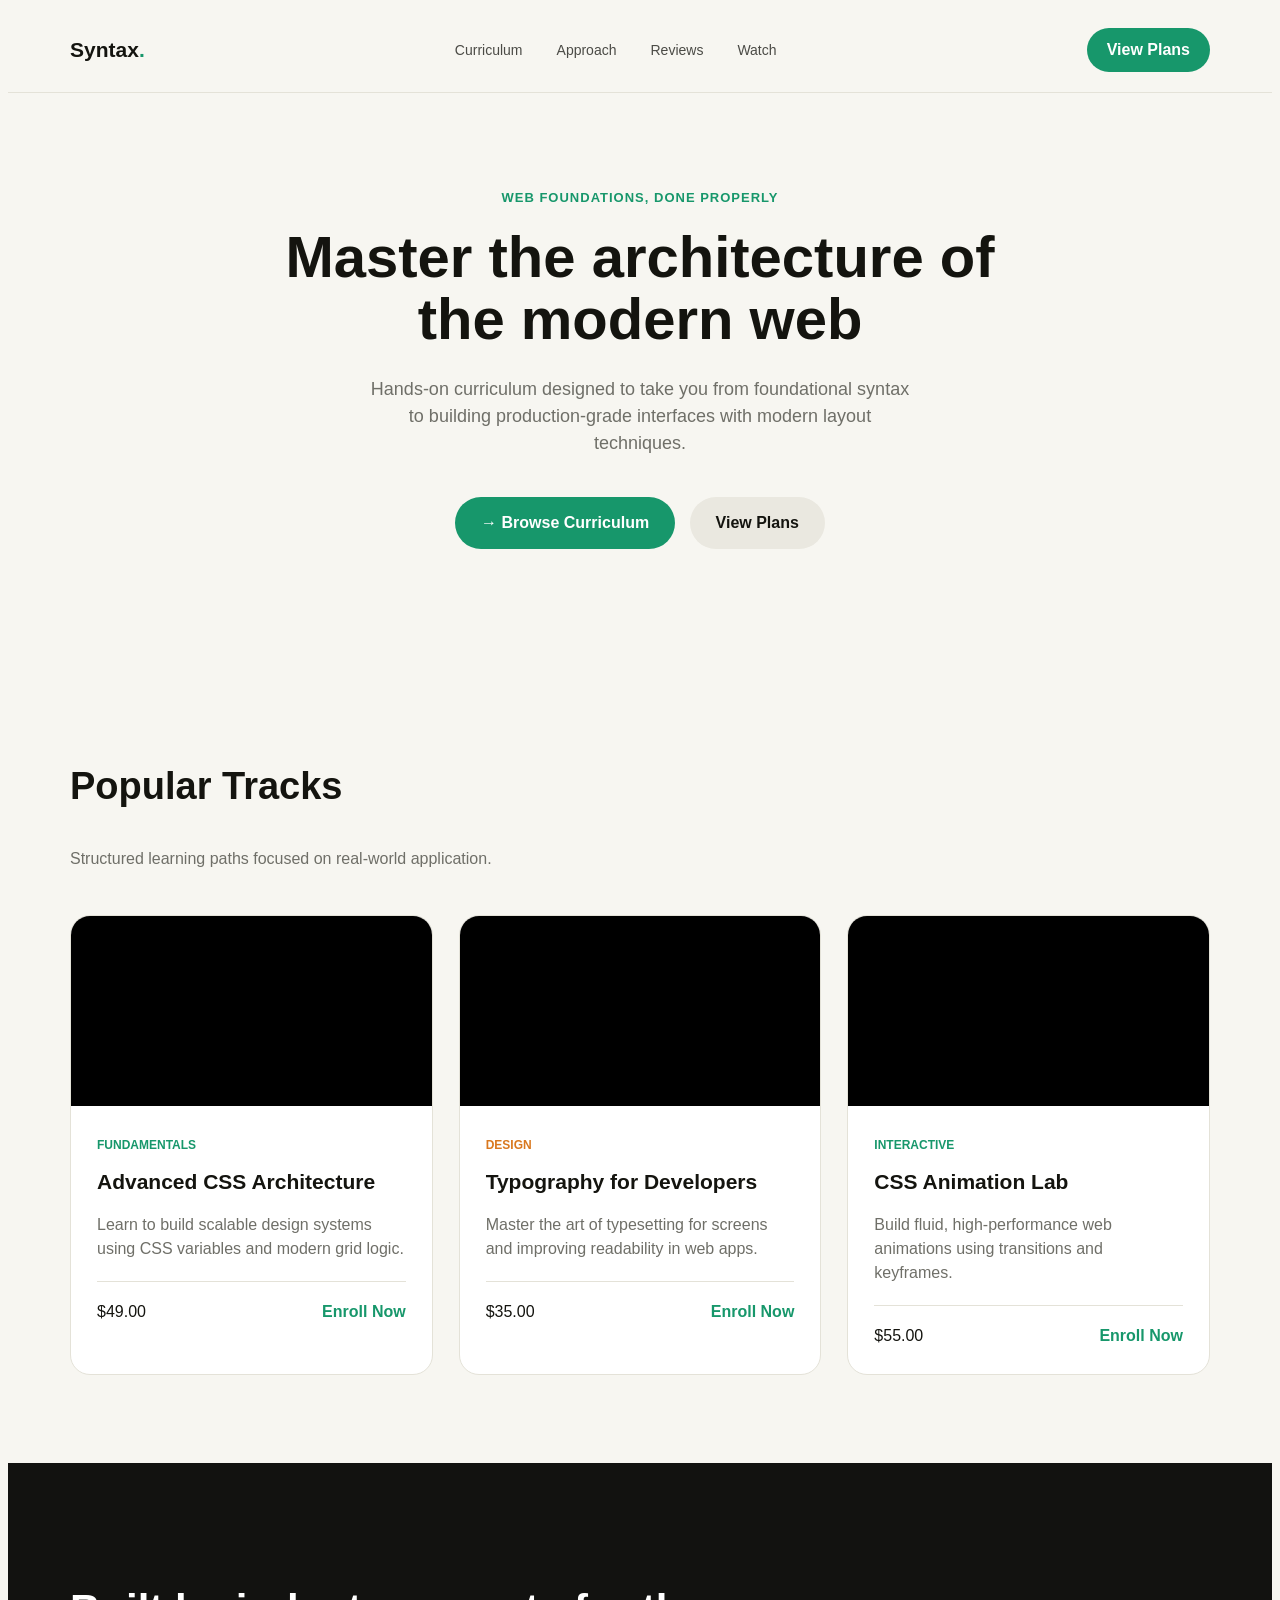
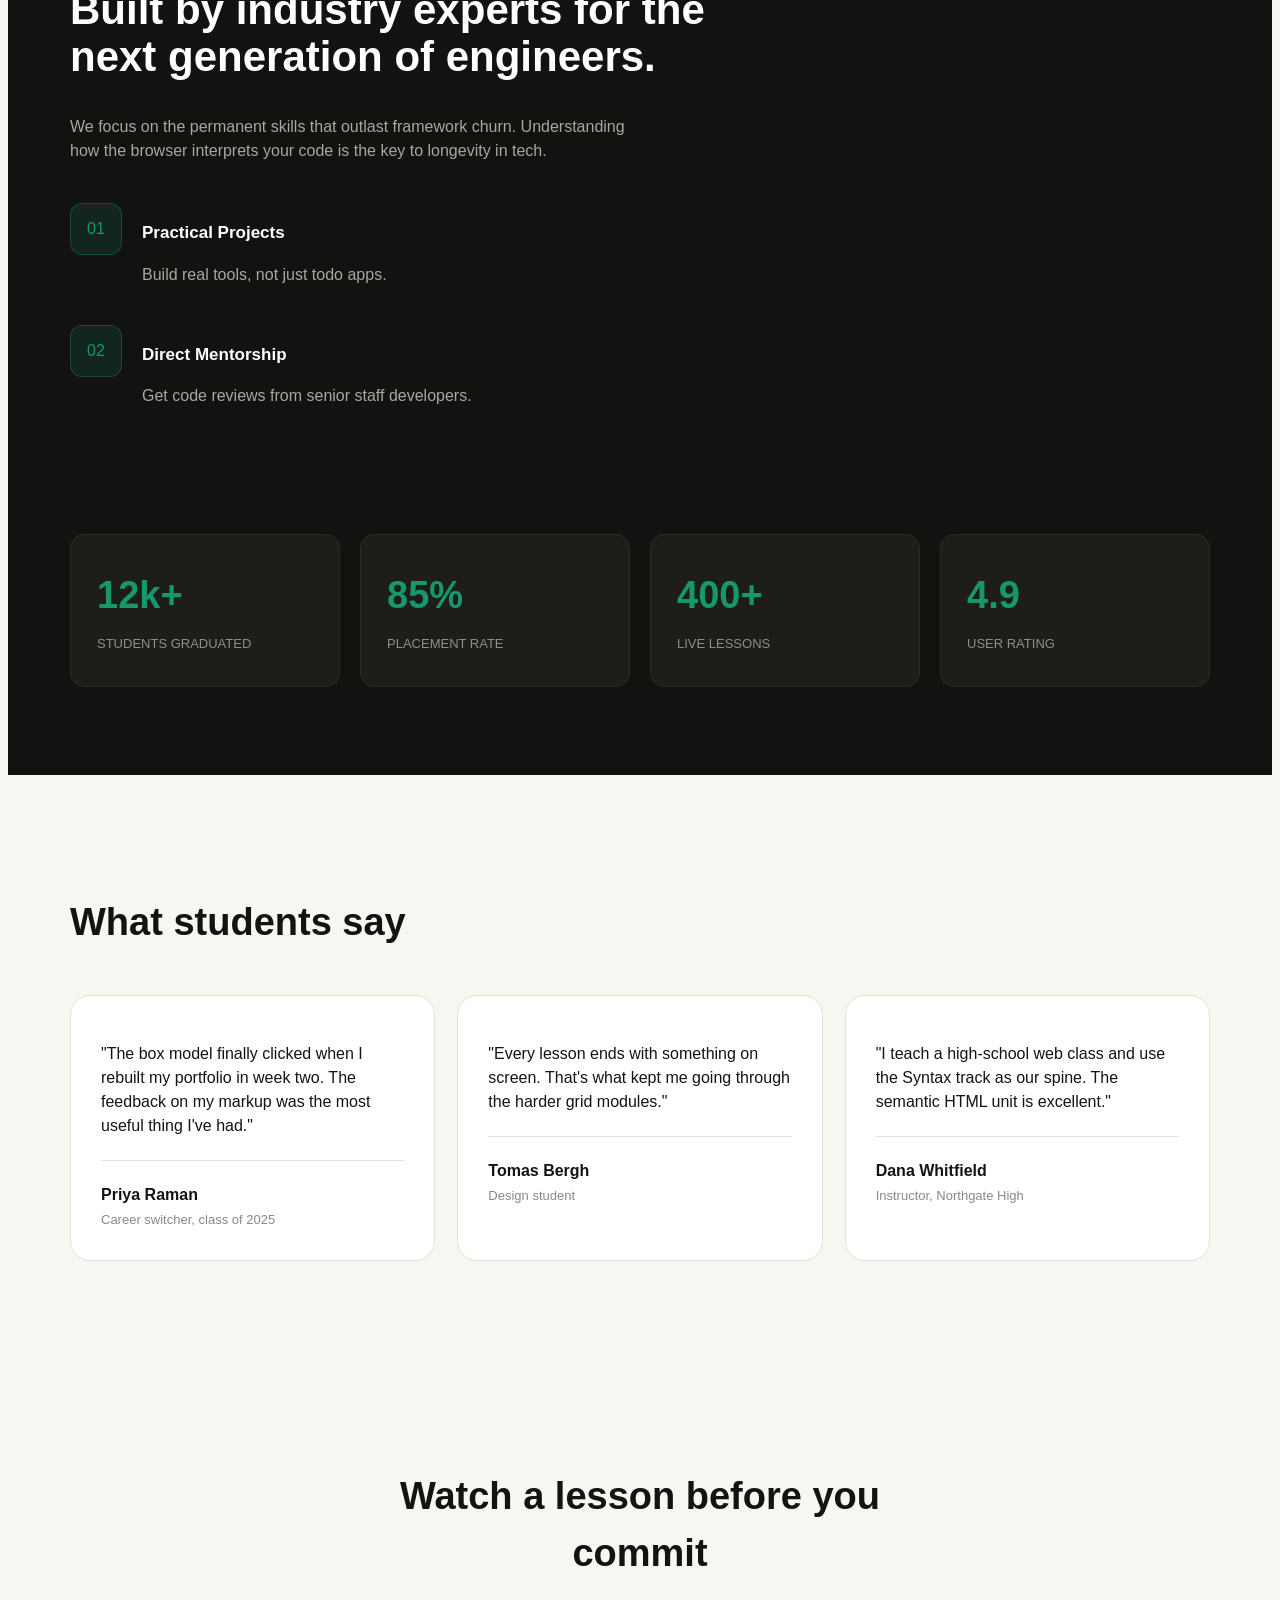
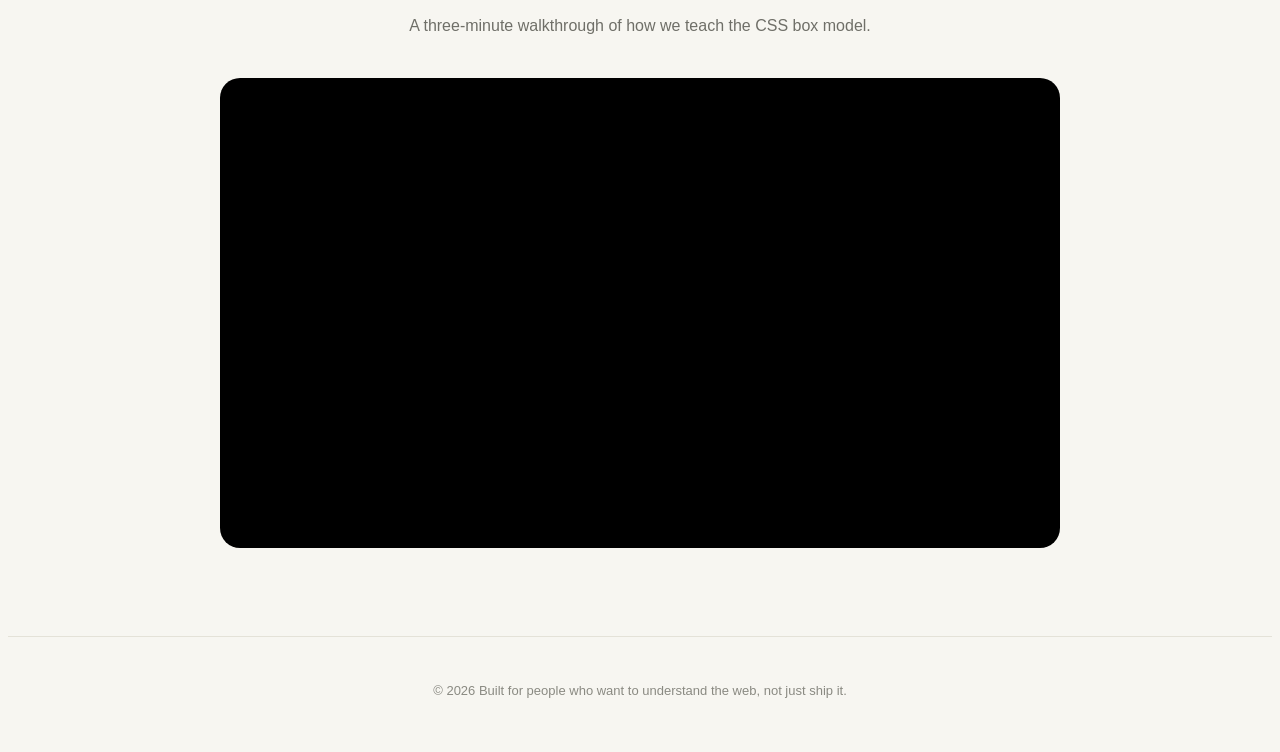
<file: Assignment 1/index.html>
<!DOCTYPE html> <html lang="en"> <head> <meta charset="UTF-8"> <meta name="viewport" content="width=device-width, initial-scale=1.0"> <title>Syntax - Learn HTML & CSS</title> <link rel="stylesheet" href="style.css"> </head> <body> <header> <nav> <div class="logo">Syntax<span>.</span></div>
<div class="nav-links">
  <a href="#tracks">Curriculum</a>
  <a href="#experts">Approach</a>
  <a href="#testimonials">Reviews</a>
  <a href="#video">Watch</a>
</div>

<a class="nav-cta" href="#tracks">View Plans</a>

</nav> </header> <section class="hero"> <span class="eyebrow">Web foundations, done properly</span> <h1>Master the architecture of the modern web</h1> <p> Hands-on curriculum designed to take you from foundational syntax to building production-grade interfaces with modern layout techniques. </p> <div class="hero-cta"> <a href="#tracks" class="btn btn-primary">→ Browse Curriculum</a> <a href="#tracks" class="btn btn-outline">View Plans</a> </div> </section> <section id="tracks"> <div class="wrap">
<div class="section-head">
  <h2>Popular Tracks</h2>
  <p>Structured learning paths focused on real-world application.</p>
</div>

<div class="track-grid">

  <div class="track-card">
    <div class="black-image"></div>

    <div class="track-body">
      <span class="track-tag tag-green">Fundamentals</span>
      <h3>Advanced CSS Architecture</h3>
      <p>Learn to build scalable design systems using CSS variables and modern grid logic.</p>

      <div class="track-foot">
        <span class="price">$49.00</span>
        <a class="enroll" href="#">Enroll Now</a>
      </div>
    </div>
  </div>


  <div class="track-card">
    <div class="black-image"></div>

    <div class="track-body">
      <span class="track-tag tag-orange">Design</span>
      <h3>Typography for Developers</h3>
      <p>Master the art of typesetting for screens and improving readability in web apps.</p>

      <div class="track-foot">
        <span class="price">$35.00</span>
        <a class="enroll" href="#">Enroll Now</a>
      </div>
    </div>
  </div>


  <div class="track-card">
    <div class="black-image"></div>

    <div class="track-body">
      <span class="track-tag tag-green">Interactive</span>
      <h3>CSS Animation Lab</h3>
      <p>Build fluid, high-performance web animations using transitions and keyframes.</p>

      <div class="track-foot">
        <span class="price">$55.00</span>
        <a class="enroll" href="#">Enroll Now</a>
      </div>
    </div>
  </div>

</div>

</div> </section> <div class="dark-block"> <section id="experts"> <div class="experts">
  <h2>Built by industry experts for the next generation of engineers.</h2>

  <p>
    We focus on the permanent skills that outlast framework churn.
    Understanding how the browser interprets your code is the key
    to longevity in tech.
  </p>

  <div class="feature-list">

    <div class="feature-item">
      <span class="feature-num">01</span>
      <div>
        <h3>Practical Projects</h3>
        <p>Build real tools, not just todo apps.</p>
      </div>
    </div>

    <div class="feature-item">
      <span class="feature-num">02</span>
      <div>
        <h3>Direct Mentorship</h3>
        <p>Get code reviews from senior staff developers.</p>
      </div>
    </div>

  </div>

</div>

</section> <section class="stats-section"> <div class="stats-grid">
  <div class="stat-card">
    <div class="stat-num">12k+</div>
    <div class="stat-label">Students Graduated</div>
  </div>

  <div class="stat-card">
    <div class="stat-num">85%</div>
    <div class="stat-label">Placement Rate</div>
  </div>

  <div class="stat-card">
    <div class="stat-num">400+</div>
    <div class="stat-label">Live Lessons</div>
  </div>

  <div class="stat-card">
    <div class="stat-num">4.9</div>
    <div class="stat-label">User Rating</div>
  </div>

</div>

</section> </div> <section id="testimonials"> <div class="wrap">
<div class="section-head">
  <h2>What students say</h2>
</div>

<div class="testi-grid">

  <div class="testi-card">
    <p>
      "The box model finally clicked when I rebuilt my portfolio
      in week two. The feedback on my markup was the most useful
      thing I've had."
    </p>
    <hr>
    <div class="testi-person">
      <div class="name">Priya Raman</div>
      <div class="role">Career switcher, class of 2025</div>
    </div>
  </div>


  <div class="testi-card">
    <p>
      "Every lesson ends with something on screen. That's what
      kept me going through the harder grid modules."
    </p>
    <hr>
    <div class="testi-person">
      <div class="name">Tomas Bergh</div>
      <div class="role">Design student</div>
    </div>
  </div>


  <div class="testi-card">
    <p>
      "I teach a high-school web class and use the Syntax track
      as our spine. The semantic HTML unit is excellent."
    </p>
    <hr>
    <div class="testi-person">
      <div class="name">Dana Whitfield</div>
      <div class="role">Instructor, Northgate High</div>
    </div>
  </div>

</div>

</div> </section> <!-- VIDEO PLACEHOLDER --> <section id="video" class="video-section"> <div class="section-head"> <h2>Watch a lesson before you commit</h2>
<p>
  A three-minute walkthrough of how we teach the CSS box model.
</p>

</div> <div class="black-video"></div> </section> <footer> © 2026 Built for people who want to understand the web, not just ship it. </footer> </body> </html>
</file>
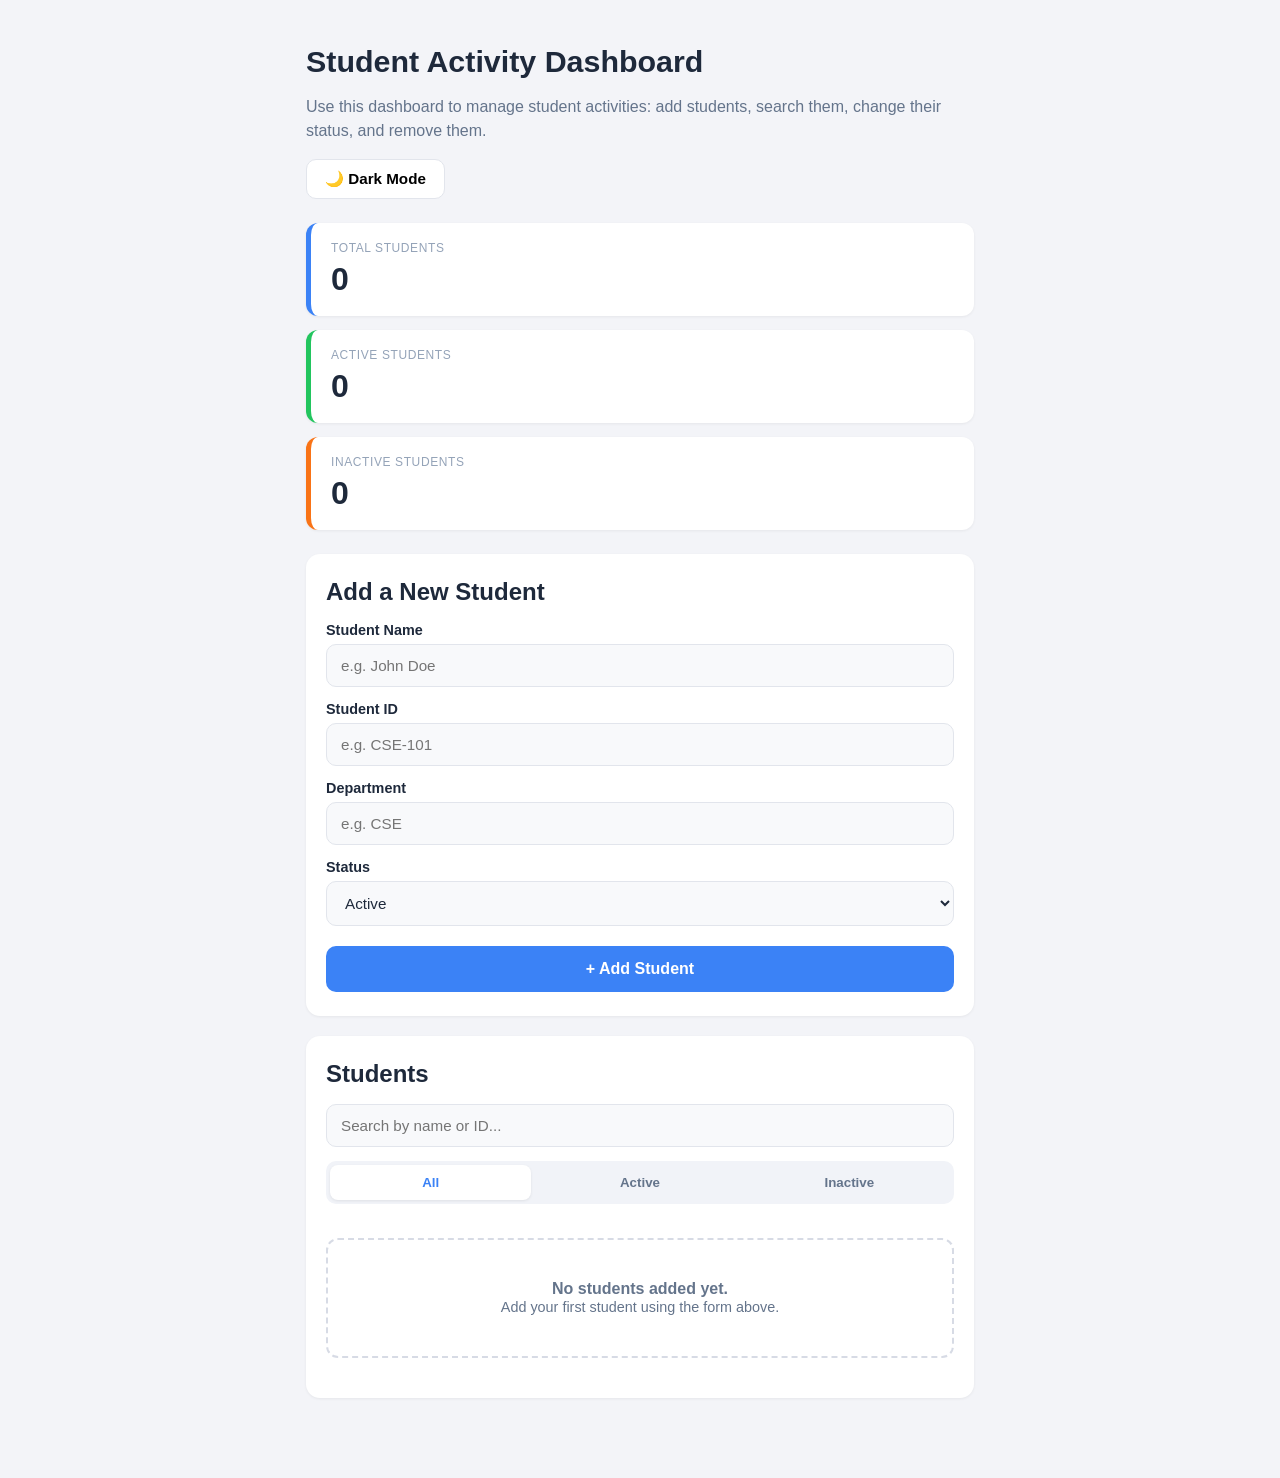
<file: Assignment 2/index.html>
<!DOCTYPE html>
<html lang="en">
<head>
<meta charset="UTF-8">
<meta name="viewport" content="width=device-width, initial-scale=1.0">
<title>Student Activity Dashboard</title>
<link rel="stylesheet" href="style.css">
</head>
<body>

  <div class="container">

    <header class="header">
      <h1>Student Activity Dashboard</h1>
      <p>Use this dashboard to manage student activities: add students, search them, change their status, and remove them.</p>
      <button id="darkModeToggle" class="btn-toggle">🌙 Dark Mode</button>
    </header>

    <section class="stats">
      <div class="stat-card stat-total">
        <span class="stat-label">TOTAL STUDENTS</span>
        <span class="stat-value" id="totalCount">0</span>
      </div>
      <div class="stat-card stat-active">
        <span class="stat-label">ACTIVE STUDENTS</span>
        <span class="stat-value" id="activeCount">0</span>
      </div>
      <div class="stat-card stat-inactive">
        <span class="stat-label">INACTIVE STUDENTS</span>
        <span class="stat-value" id="inactiveCount">0</span>
      </div>
    </section>

    <section class="card">
      <h2>Add a New Student</h2>
      <form id="studentForm">
        <label for="studentName">Student Name</label>
        <input type="text" id="studentName" placeholder="e.g. John Doe" required>

        <label for="studentId">Student ID</label>
        <input type="text" id="studentId" placeholder="e.g. CSE-101" required>

        <label for="department">Department</label>
        <input type="text" id="department" placeholder="e.g. CSE" required>

        <label for="status">Status</label>
        <select id="status">
          <option value="Active">Active</option>
          <option value="Inactive">Inactive</option>
        </select>

        <button type="submit" class="btn-primary">+ Add Student</button>
      </form>
    </section>

    <section class="card">
      <h2>Students</h2>
      <input type="text" id="searchInput" class="search-input" placeholder="Search by name or ID...">

      <div class="filter-tabs">
        <button class="filter-btn active" data-filter="all">All</button>
        <button class="filter-btn" data-filter="active">Active</button>
        <button class="filter-btn" data-filter="inactive">Inactive</button>
      </div>

      <div id="studentList" class="student-list"></div>

      <p id="emptyState" class="empty-state">
        No students added yet.<br>
        <span>Add your first student using the form above.</span>
      </p>
    </section>

  </div>

<script src="script.js"></script>
</body>
</html>
</file>
<file: Assignment 1/style.css>
:root {
--bg:#f7f6f1;
--white:#fff;
--black:#14140f;
--gray:#6f6f68;
--border:#e4e2d8;
--green:#17976b;
--orange:#d9781e;
--dark:#121210;
}

{
box-sizing:border-box;
margin:0;
padding:0;
}
html {
scroll-behavior:smooth;
}
body {
background:var(--bg);
color:var(--black);
font-family:Arial,sans-serif;
line-height:1.5;
}
a {
color:inherit;
text-decoration:none;
}
h1,h2,h3 {
font-family:Arial,sans-serif;
}
header {
background:var(--bg);
border-bottom:1px solid var(--border);
position:sticky;
top:0;
z-index:10;
}
nav {
max-width:1140px;
margin:auto;
padding:20px 24px;
display:flex;
align-items:center;
justify-content:space-between;
}
.logo {
font-size:21px;
font-weight:bold;
}
.logo span {
color:var(--green);
}
.nav-links {
display:flex;
gap:34px;
color:#4b4b46;
font-size:14px;
}
.nav-links a:hover {
color:var(--black);
}
.nav-cta {
background:var(--green);
color:white;
padding:10px 20px;
border-radius:30px;
font-weight:bold;
}
.hero {
text-align:center;
padding:95px 24px 85px;
}
.eyebrow {
display:block;
color:var(--green);
font-size:13px;
font-weight:bold;
text-transform:uppercase;
letter-spacing:1px;
margin-bottom:18px;
}
.hero h1 {
max-width:760px;
margin:auto;
font-size:58px;
line-height:1.08;
}
.hero p {
max-width:540px;
margin:25px auto 35px;
color:var(--gray);
font-size:18px;
}
.btn {
display:inline-block;
padding:14px 26px;
border-radius:30px;
margin:5px;
font-weight:bold;
}
.btn-primary {
background:var(--green);
color:white;
}
.btn-outline {
background:#eae8e0;
}
section {
padding:88px 24px;
}
.wrap {
max-width:1140px;
margin:auto;
}
.section-head {
max-width:600px;
margin-bottom:44px;
}
.section-head h2 {
font-size:38px;
}
.section-head p {
color:var(--gray);
margin-top:12px;
}
.track-grid {
display:grid;
grid-template-columns:repeat(3,1fr);
gap:26px;
}
.track-card {
background:var(--white);
border:1px solid var(--border);
border-radius:20px;
overflow:hidden;
}
.black-image {
height:190px;
background:#000;
}
.track-body {
padding:26px;
}
.track-tag {
font-size:12px;
font-weight:bold;
text-transform:uppercase;
}
.tag-green {
color:var(--green);
}
.tag-orange {
color:var(--orange);
}
.track-body h3 {
font-size:21px;
margin:10px 0;
}
.track-body p {
color:var(--gray);
}
.track-foot {
display:flex;
justify-content:space-between;
border-top:1px solid var(--border);
padding-top:18px;
margin-top:20px;
}
.enroll {
color:var(--green);
font-weight:bold;
}
.dark-block {
background:var(--dark);
color:white;
}
.experts {
max-width:1140px;
margin:auto;
}
.experts h2 {
max-width:640px;
font-size:42px;
line-height:1.12;
}
.experts > p {
max-width:560px;
color:#a8a89f;
margin:20px 0 40px;
}
.feature-list {
max-width:560px;
}
.feature-item {
display:flex;
gap:20px;
margin:22px 0;
}
.feature-num {
width:50px;
height:50px;
min-width:50px;
display:flex;
align-items:center;
justify-content:center;
border-radius:12px;
color:var(--green);
background:#17976b26;
border:1px solid #17976b55;
}
.feature-item h3 {
font-size:17px;
}
.feature-item p {
color:#a8a89f;
}
.stats-section {
padding-top:0;
}
.stats-grid {
max-width:1140px;
margin:auto;
display:grid;
grid-template-columns:repeat(4,1fr);
gap:20px;
}
.stat-card {
background:#1d1d19;
border:1px solid #2c2c27;
border-radius:14px;
padding:32px 26px;
}
.stat-num {
color:var(--green);
font-size:38px;
font-weight:bold;
}
.stat-label {
color:#8f8f86;
font-size:13px;
text-transform:uppercase;
margin-top:10px;
}
.testi-grid {
display:grid;
grid-template-columns:repeat(3,1fr);
gap:22px;
}
.testi-card {
background:white;
border:1px solid var(--border);
border-radius:20px;
padding:30px;
}
.testi-card hr {
border:0;
border-top:1px solid var(--border);
margin:22px 0;
}
.name {
font-weight:bold;
}
.role {
color:#8a8a82;
font-size:13px;
margin-top:3px;
}
.video-section {
text-align:center;
}
.video-section .section-head {
margin:auto auto 40px;
}
.black-video {
max-width:840px;
height:470px;
margin:auto;
background:#000;
border-radius:20px;
}
footer {
text-align:center;
padding:44px 24px;
color:#8a8a82;
font-size:13px;
border-top:1px solid var(--border);
}
@media(max-width:900px) {
.nav-links { display:none; }
.track-grid,.testi-grid { grid-template-columns:1fr; }
.stats-grid { grid-template-columns:repeat(2,1fr); }
.hero h1 { font-size:45px; }
}
@media(max-width:600px) {
.stats-grid { grid-template-columns:1fr; }
.hero h1 { font-size:38px; }
.black-video { height:260px; }
}
</file>
<file: Assignment 2/style.css>
* {
  box-sizing: border-box;
  font-family: -apple-system, Segoe UI, Roboto, Arial, sans-serif;
}

body {
  margin: 0;
  background: #f3f4f8;
  color: #1e293b;
  transition: background 0.25s ease, color 0.25s ease;
}

.container {
  max-width: 700px;
  margin: 0 auto;
  padding: 24px 16px 60px;
}

/* ---------- Header ---------- */
.header h1 {
  font-size: 1.9rem;
  margin-bottom: 6px;
}

.header p {
  color: #64748b;
  margin-bottom: 16px;
  line-height: 1.5;
}

.btn-toggle {
  background: #fff;
  border: 1px solid #e2e5ec;
  border-radius: 10px;
  padding: 10px 18px;
  font-size: 0.95rem;
  font-weight: 600;
  cursor: pointer;
}

/* ---------- Stats ---------- */
.stats {
  display: flex;
  flex-direction: column;
  gap: 14px;
  margin: 24px 0;
}

.stat-card {
  background: #fff;
  border-radius: 12px;
  padding: 18px 20px;
  border-left: 5px solid #3b82f6;
  box-shadow: 0 1px 3px rgba(0,0,0,0.06);
}

.stat-active { border-left-color: #22c55e; }
.stat-inactive { border-left-color: #f97316; }

.stat-label {
  display: block;
  font-size: 0.75rem;
  letter-spacing: 0.05em;
  color: #94a3b8;
  margin-bottom: 6px;
}

.stat-value {
  font-size: 2rem;
  font-weight: 700;
}

/* ---------- Cards ---------- */
.card {
  background: #fff;
  border-radius: 14px;
  padding: 24px 20px;
  margin-bottom: 20px;
  box-shadow: 0 1px 3px rgba(0,0,0,0.06);
}

.card h2 {
  margin-top: 0;
  margin-bottom: 16px;
}

form label {
  display: block;
  font-weight: 600;
  font-size: 0.9rem;
  margin: 14px 0 6px;
}

form input,
form select,
.search-input {
  width: 100%;
  padding: 12px 14px;
  border-radius: 10px;
  border: 1px solid #e2e5ec;
  background: #f8f9fb;
  font-size: 0.95rem;
  color: inherit;
}

form input:focus,
form select:focus,
.search-input:focus {
  outline: 2px solid #3b82f6;
}

.btn-primary {
  margin-top: 20px;
  width: 100%;
  background: #3b82f6;
  color: #fff;
  border: none;
  border-radius: 10px;
  padding: 14px;
  font-size: 1rem;
  font-weight: 700;
  cursor: pointer;
}

.btn-primary:hover { background: #2563eb; }

/* ---------- Search + filters ---------- */
.search-input { margin-bottom: 14px; }

.filter-tabs {
  display: flex;
  gap: 8px;
  background: #f1f3f8;
  border-radius: 10px;
  padding: 4px;
  margin-bottom: 18px;
}

.filter-btn {
  flex: 1;
  border: none;
  background: transparent;
  padding: 10px;
  border-radius: 8px;
  font-weight: 600;
  color: #64748b;
  cursor: pointer;
}

.filter-btn.active {
  background: #fff;
  color: #3b82f6;
  box-shadow: 0 1px 3px rgba(0,0,0,0.08);
}

/* ---------- Student list ---------- */
.student-list {
  display: flex;
  flex-direction: column;
  gap: 10px;
}

.student-card {
  border: 1px solid #e2e5ec;
  border-radius: 12px;
  padding: 14px 16px;
  display: flex;
  justify-content: space-between;
  align-items: center;
  gap: 10px;
}

.student-info strong {
  display: block;
  font-size: 1rem;
}

.student-info span {
  font-size: 0.85rem;
  color: #64748b;
}

.student-actions {
  display: flex;
  gap: 8px;
  align-items: center;
}

.badge {
  padding: 4px 10px;
  border-radius: 20px;
  font-size: 0.75rem;
  font-weight: 700;
  cursor: pointer;
  border: none;
}

.badge.active {
  background: #dcfce7;
  color: #16a34a;
}

.badge.inactive {
  background: #fee2e2;
  color: #dc2626;
}

.btn-delete {
  background: none;
  border: none;
  color: #94a3b8;
  font-size: 1.1rem;
  cursor: pointer;
  line-height: 1;
}

.btn-delete:hover { color: #dc2626; }

.empty-state {
  text-align: center;
  border: 2px dashed #d7dbe5;
  border-radius: 12px;
  padding: 40px 16px;
  color: #64748b;
  font-weight: 600;
}

.empty-state span {
  font-weight: 400;
  font-size: 0.9rem;
}

/* Hidden utility class, toggled via classList */
.hidden { display: none; }

/* ---------- Dark mode ---------- */
body.dark-mode {
  background: #0f172a;
  color: #e2e8f0;
}

body.dark-mode .card,
body.dark-mode .stat-card,
body.dark-mode .btn-toggle {
  background: #1e293b;
  border-color: #334155;
}

body.dark-mode form input,
body.dark-mode form select,
body.dark-mode .search-input {
  background: #0f172a;
  border-color: #334155;
  color: #e2e8f0;
}

body.dark-mode .filter-tabs {
  background: #0f172a;
}

body.dark-mode .filter-btn.active {
  background: #334155;
  color: #93c5fd;
}

body.dark-mode .student-card {
  border-color: #334155;
}

body.dark-mode .empty-state {
  border-color: #334155;
}
</file>
